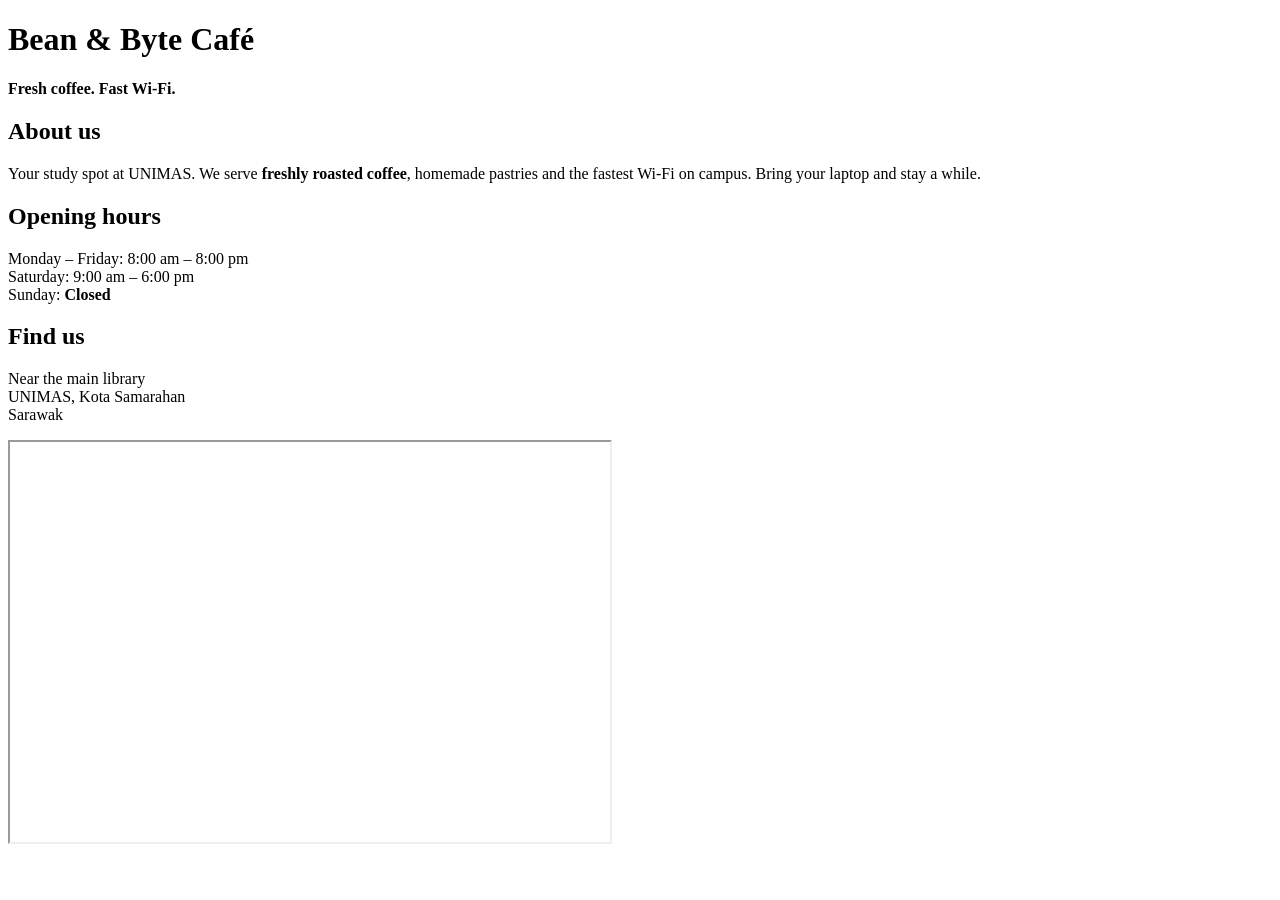
<file: class-01/starter/index.html>
<!DOCTYPE html>
<html lang="en">
<head>
  <meta charset="UTF-8">
  <meta name="viewport" content="width=device-width, initial-scale=1.0">
  <!-- TODO 1: Change the title to: Bean & Byte Café
       Then look at the browser tab. -->
  <title>Bean & Byte Café</title>
</head>
<body>
  <!-- The text is already here. Your job is to add the tags.
       Save after each TODO and check the browser. -->

  <!-- TODO 2: Make this the main heading (h1) -->
  <h1>Bean & Byte Café</h1>

  <!-- TODO 3: Make this a paragraph (p), and make the whole sentence bold (strong) -->
  <p><strong>Fresh coffee. Fast Wi-Fi.</strong></p>

  <!-- TODO 4: Make this a sub-heading (h2) -->
  <h2>About us</h2>

  <!-- TODO 5: Make this a paragraph. Then make the words "freshly roasted coffee" bold. -->
  <p>Your study spot at UNIMAS. We serve <strong>freshly roasted coffee</strong>,
  homemade pastries and the fastest Wi-Fi on campus. Bring your laptop and stay a while.</p>

  <!-- TODO 6: Make this a sub-heading (h2) -->
  <h2>Opening hours</h2>

  <!-- TODO 7: Put these 3 lines in ONE paragraph.
       Add <br> at the end of the first two lines so each day is on its own line.
       Then make the word "Closed" bold. -->
  <p>Monday – Friday: 8:00 am – 8:00 pm<br>
  Saturday: 9:00 am – 6:00 pm<br>
  Sunday: <strong>Closed</strong></p>

  <!-- TODO 8: Make "Find us" a sub-heading (h2).
       Then put the address in ONE paragraph, with a <br> after each line except the last. -->
  <h2>Find us</h2>
  <p>Near the main library<br>
  UNIMAS, Kota Samarahan<br>
  Sarawak</p>

  <!-- TODO 9: Below the address, embed a Google Map of UNIMAS with an <iframe>.
       Option A (easiest): use this as the src:
         https://maps.google.com/maps?q=Universiti+Malaysia+Sarawak&z=15&output=embed
       Option B: in Google Maps, search UNIMAS > Share > Embed a map > Copy HTML
       Give the iframe these attributes: width="600", height="400",
       title="Map showing UNIMAS" and loading="lazy".
       Don't forget the closing </iframe> tag! -->
     <iframe
    src="https://maps.google.com/maps?q=Universiti+Malaysia+Sarawak&z=15&output=embed"
    width="600"
    height="400"
    title="Map showing UNIMAS"
    loading="lazy">
  </iframe>
</body>
</html>
</file>
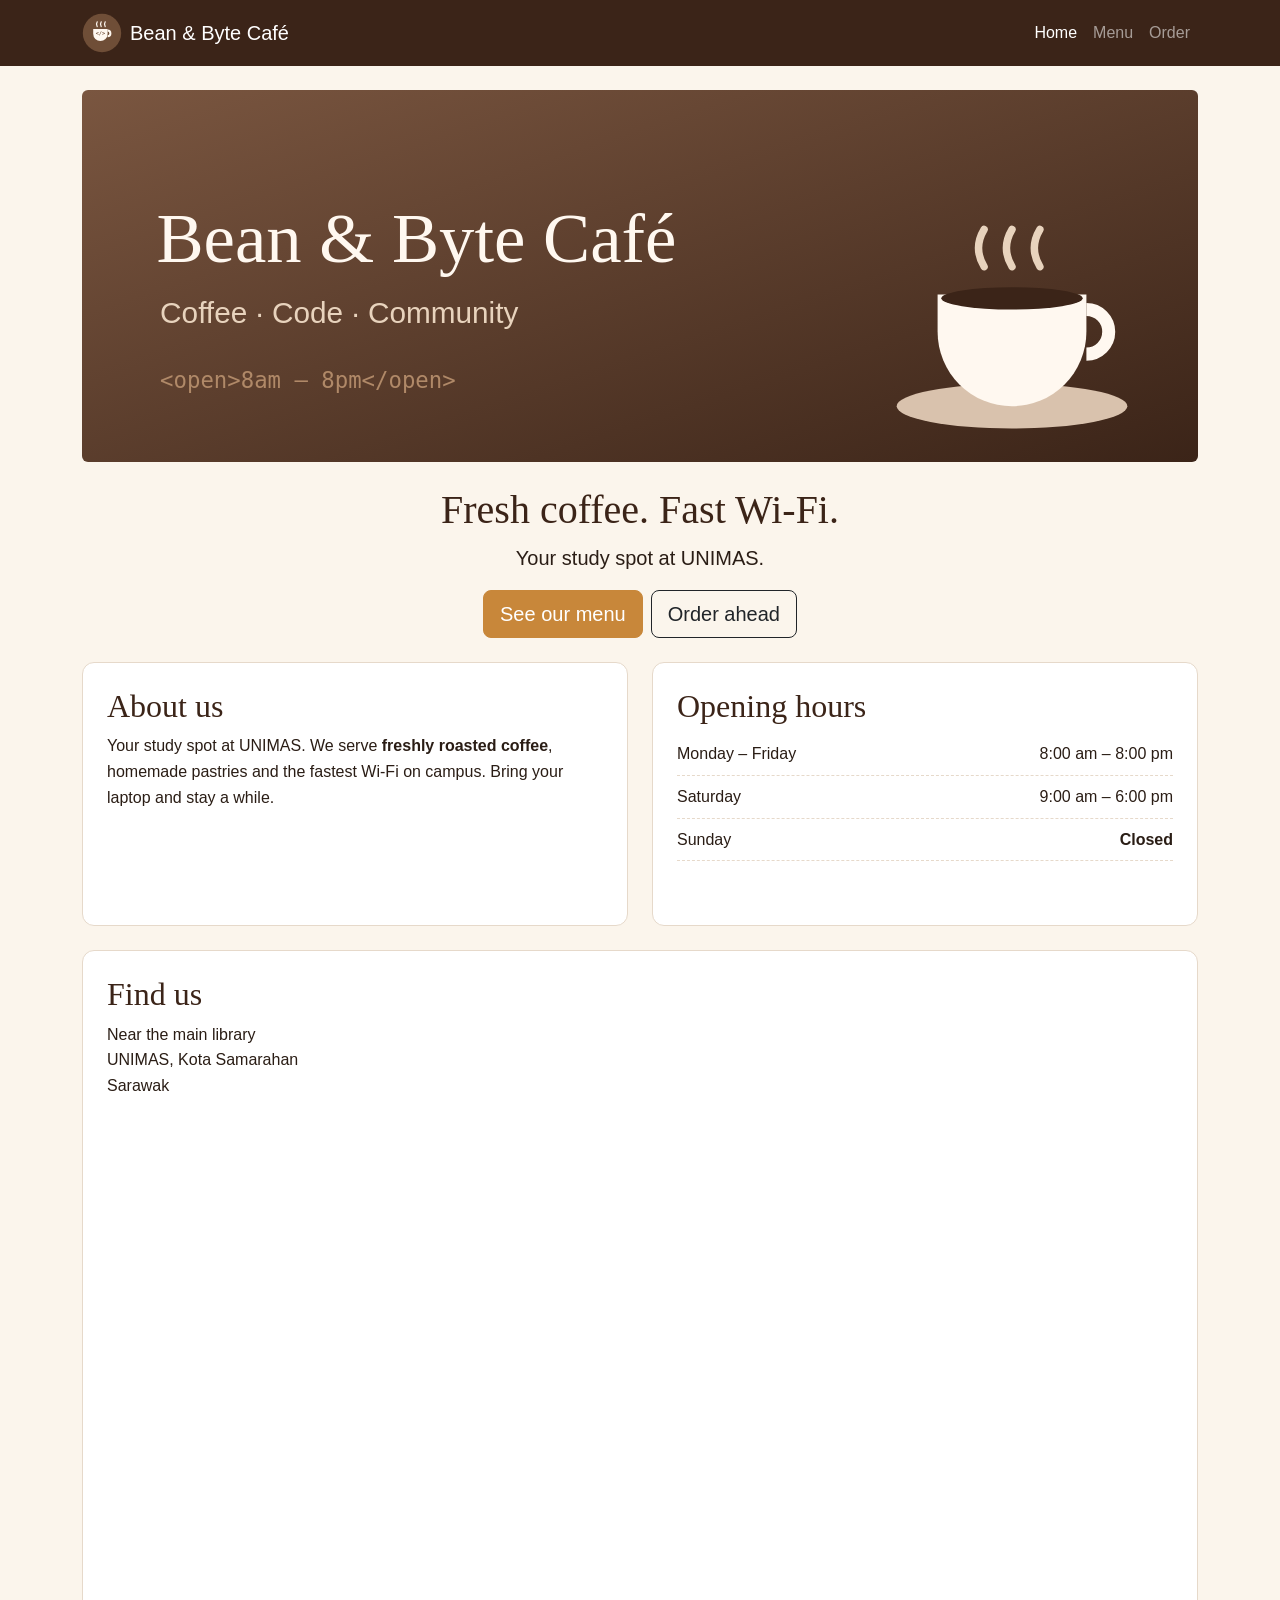
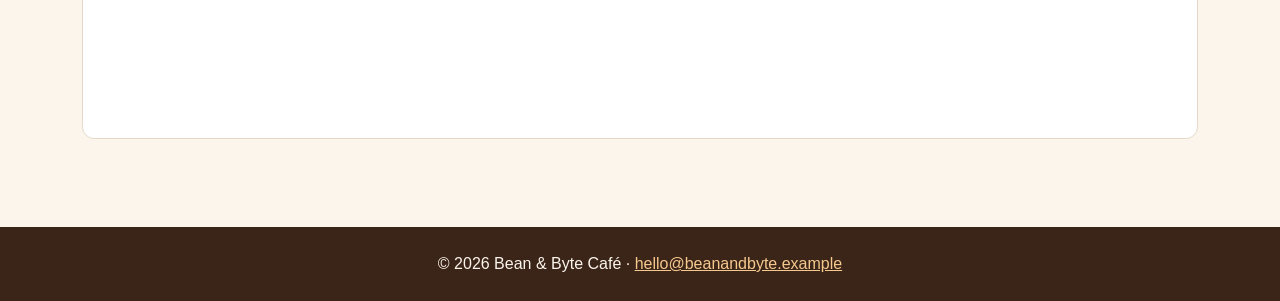
<file: class-03/starter/index.html>
<!DOCTYPE html>
<html lang="en">
<head>
  <meta charset="UTF-8">
  <meta name="viewport" content="width=device-width, initial-scale=1.0">
  <title>Bean &amp; Byte Café | Home</title>

  <!-- TODO 8 (Part B): Add Bootstrap's CSS here, ABOVE your style.css link.
       Copy the <link> from the README. Then also do TODO 8 at the bottom of this file. -->
       <link rel="stylesheet" href="https://cdn.jsdelivr.net/npm/bootstrap@5.3.8/dist/css/bootstrap.min.css" integrity="sha384-sRIl4kxILFvY47J16cr9ZwB07vP4J8+LH7qKQnuqkuIAvNWLzeN8tE5YBujZqJLB" crossorigin="anonymous">

  <!-- TODO 1 (Part A): Link your stylesheet. Write this line here:
       <link rel="stylesheet" href="css/style.css"> -->
       <link rel="stylesheet" href="css/style.css">
</head>
<body>
  <!-- TODO 9 (Part B): Replace this whole <header> with the Bootstrap navbar from the README.
       Change bg-dark to bg-espresso (our colour, TODO 11). -->
  <header>
  <nav class="navbar navbar-expand-md navbar-dark bg-espresso">
    <div class="container">
      <a class="navbar-brand d-flex align-items-center gap-2" href="index.html">
        <img src="images/logo.svg" alt="" width="40" height="40">
        Bean &amp; Byte Café
      </a>
      <button class="navbar-toggler" type="button" data-bs-toggle="collapse" data-bs-target="#main-menu" aria-controls="main-menu" aria-expanded="false" aria-label="Show the menu">
        <span class="navbar-toggler-icon"></span>
      </button>
      <div class="collapse navbar-collapse" id="main-menu">
        <ul class="navbar-nav ms-auto">
          <li class="nav-item"><a class="nav-link active" aria-current="page" href="index.html">Home</a></li>
          <li class="nav-item"><a class="nav-link" href="menu.html">Menu</a></li>
          <li class="nav-item"><a class="nav-link" href="order.html">Order</a></li>
        </ul>
      </div>
    </div>
  </nav>
</header>

  <!-- TODO 10 (Part B):
       - Give <main> the classes container and py-4
       - Banner section: class="text-center mb-4", and class="img-fluid rounded" on the image
       - Change the "Fresh coffee" paragraph into <h1 class="mt-4">Fresh coffee. Fast Wi-Fi.</h1>
         and add <p class="lead">Your study spot at UNIMAS.</p>
       - Move the two links from "About us" here, as buttons:
         See our menu  -> class="btn btn-cafe btn-lg"
         Order ahead   -> class="btn btn-outline-dark btn-lg" -->
  
<main class="container py-4">
  <section class="text-center mb-4">
    <img src="images/hero.svg"
         alt="A cup of coffee next to the words Bean and Byte Café"
         class="img-fluid rounded">
    <h1 class="mt-4">Fresh coffee. Fast Wi-Fi.</h1>
    <p class="lead">Your study spot at UNIMAS.</p>

    <div class="d-flex justify-content-center gap-2 flex-wrap mb-4">
      <a href="menu.html" class="btn btn-cafe btn-lg">See our menu</a>
      <a href="order.html" class="btn btn-outline-dark btn-lg">Order ahead</a>
    </div>
  </section>

  <div class="row g-4">
    <div class="col-md-6">
      <section class="box h-100">
        <h2>About us</h2>
        <p>
          Your study spot at UNIMAS. We serve
          <strong>freshly roasted coffee</strong>,
          homemade pastries and the fastest Wi-Fi on campus.
          Bring your laptop and stay a while.
        </p>
      </section>
    </div>

    <div class="col-md-6">
      <section class="box h-100">
        <h2>Opening hours</h2>
        <ul class="hours">
          <li><span>Monday – Friday</span> <span>8:00 am – 8:00 pm</span></li>
          <li><span>Saturday</span> <span>9:00 am – 6:00 pm</span></li>
          <li><span>Sunday</span> <strong>Closed</strong></li>
        </ul>
      </section>
    </div>
  </div>

  <section class="box mt-4">
    <h2>Find us</h2>
    <p>
      Near the main library<br>
      UNIMAS, Kota Samarahan<br>
      Sarawak
    </p>

    <div class="ratio ratio-16x9">
      <iframe
        src="https://maps.google.com/maps?q=Universiti+Malaysia+Sarawak&z=15&output=embed"
        title="Map showing UNIMAS, where Bean &amp; Byte Café is"
        loading="lazy">
      </iframe>
    </div>
  </section>
</main>


    <footer>
    <p>&copy; 2026 Bean &amp; Byte Café ·
      <a href="mailto:hello@beanandbyte.example">
        hello@beanandbyte.example
      </a>
    </p>
  </footer>

  <script src="https://cdn.jsdelivr.net/npm/bootstrap@5.3.8/dist/js/bootstrap.bundle.min.js"
    integrity="sha384-FKyoEForCGlyvwx9Hj09JcYn3nv7wiPVlz7YYwJrWVcXK/BmnVDxM+D2scQbITxI"
    crossorigin="anonymous"></script>
</body>
</html>
</file>
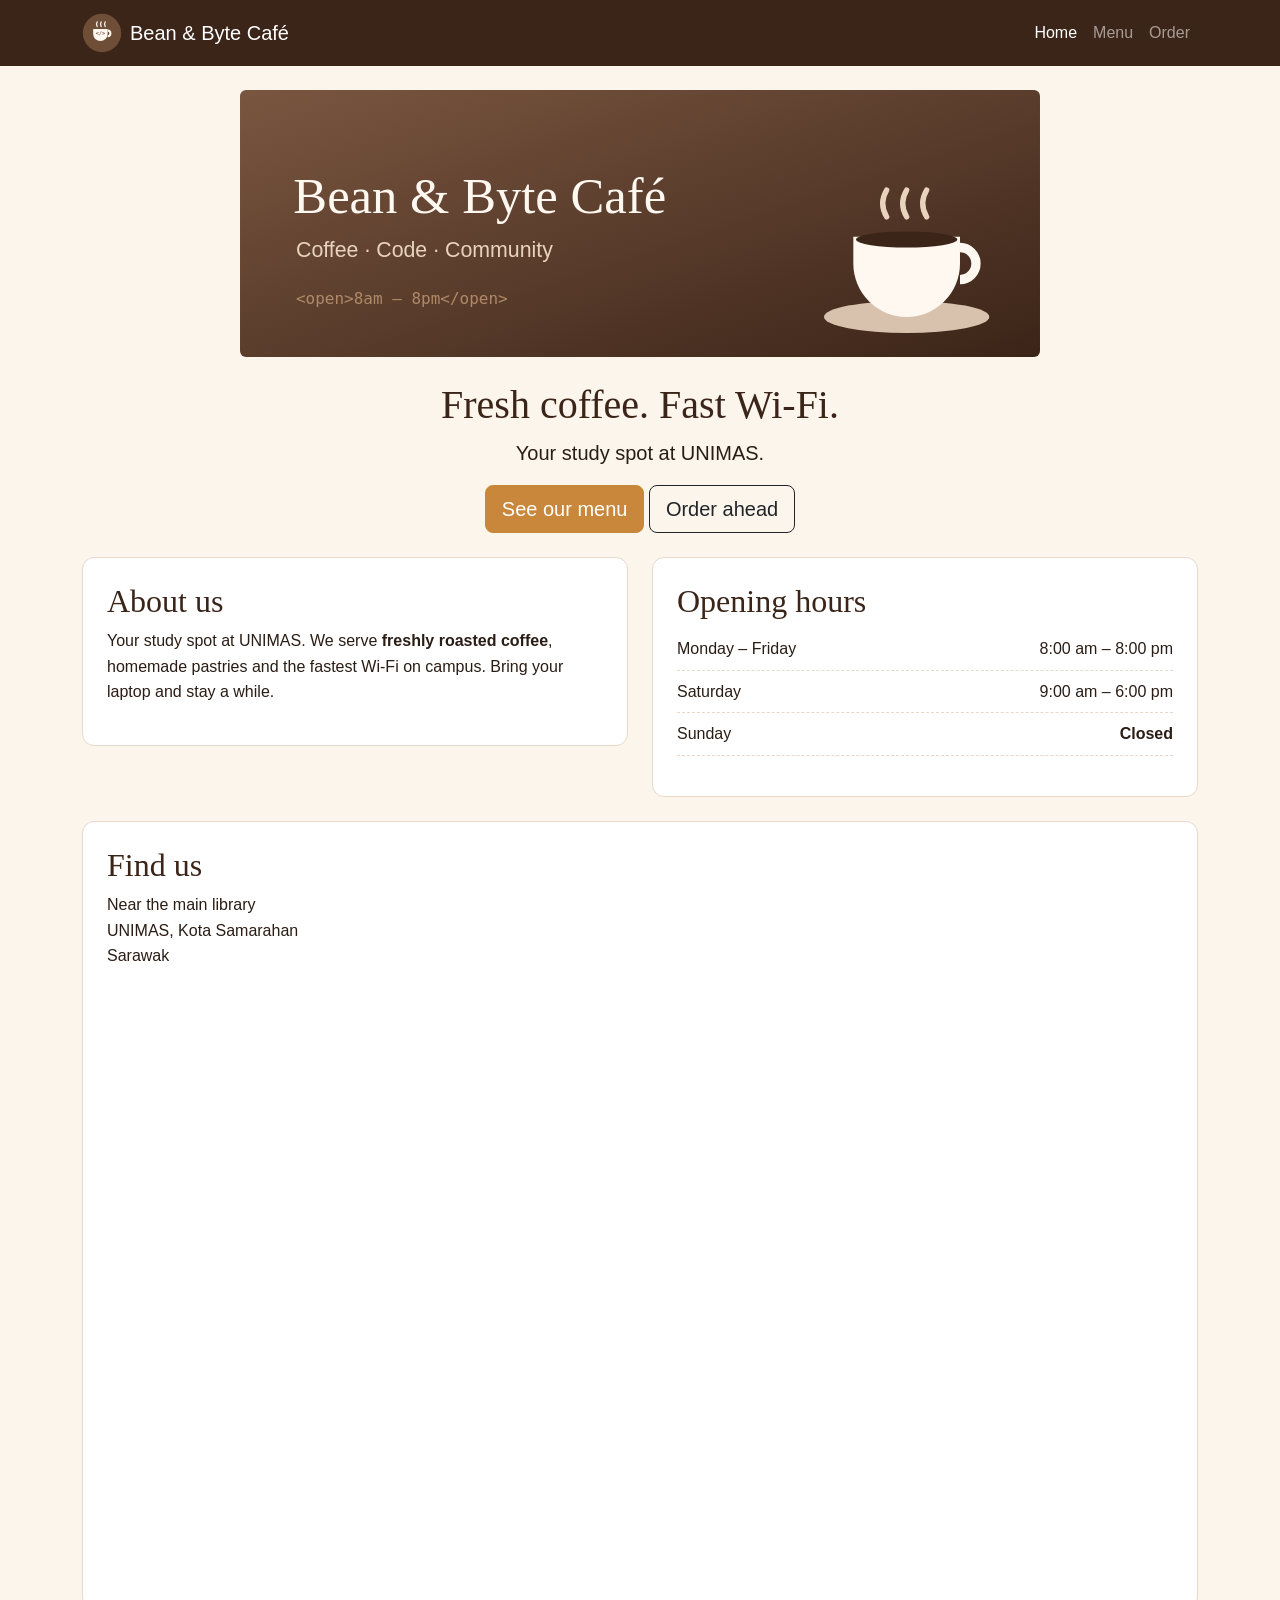
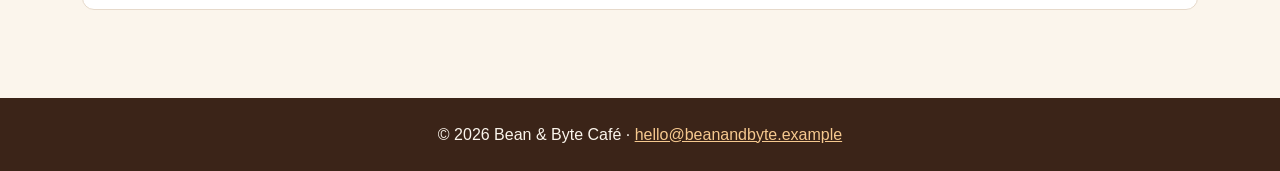
<file: class-04/starter/index.html>
<!DOCTYPE html>
<html lang="en">
<head>
  <meta charset="UTF-8">
  <meta name="viewport" content="width=device-width, initial-scale=1.0">
  <title>Bean &amp; Byte Café | Home</title>

  <!-- Bootstrap, from a CDN (a fast server that hosts the file for everyone).
       No internet? Use our local copy instead: href="css/bootstrap.min.css" -->
  <link rel="stylesheet" href="https://cdn.jsdelivr.net/npm/bootstrap@5.3.8/dist/css/bootstrap.min.css" integrity="sha384-sRIl4kxILFvY47J16cr9ZwB07vP4J8+LH7qKQnuqkuIAvNWLzeN8tE5YBujZqJLB" crossorigin="anonymous">

  <!-- Our own CSS comes AFTER Bootstrap, so our rules win -->
  <link rel="stylesheet" href="css/style.css">
</head>
<body>
  <!-- Bootstrap navbar: on phones, the links fold into a menu button -->
  <header>
    <nav class="navbar navbar-expand-md navbar-dark bg-espresso">
      <div class="container">
        <a class="navbar-brand d-flex align-items-center gap-2" href="index.html">
          <img src="images/logo.svg" alt="" width="40" height="40">
          Bean &amp; Byte Café
        </a>
        <button class="navbar-toggler" type="button" data-bs-toggle="collapse" data-bs-target="#main-menu" aria-controls="main-menu" aria-expanded="false" aria-label="Show the menu">
          <span class="navbar-toggler-icon"></span>
        </button>
        <div class="collapse navbar-collapse" id="main-menu">
          <ul class="navbar-nav ms-auto">
            <li class="nav-item"><a class="nav-link active" aria-current="page" href="index.html">Home</a></li>
            <li class="nav-item"><a class="nav-link" href="menu.html">Menu</a></li>
            <li class="nav-item"><a class="nav-link" href="order.html">Order</a></li>
          </ul>
        </div>
      </div>
    </nav>
  </header>

  <!-- container: centres the content and keeps it from getting too wide -->
  <main class="container py-4">
    <section class="text-center mb-4">
      <img src="images/hero.svg" alt="A cup of coffee next to the words Bean and Byte Café" width="800" height="267" class="img-fluid rounded">
      <h1 class="mt-4">Fresh coffee. Fast Wi-Fi.</h1>
      <!-- id="greeting": home.js changes this text to fit the time of day -->
      <p class="lead" id="greeting">Your study spot at UNIMAS.</p>
      <a href="menu.html" class="btn btn-cafe btn-lg">See our menu</a>
      <a href="order.html" class="btn btn-outline-dark btn-lg">Order ahead</a>
    </section>

    <!-- The grid: on laptops (md and up) these two sit side by side; on phones they stack -->
    <div class="row">
      <div class="col-md-6">
        <section class="box">
          <h2>About us</h2>
          <p>
            Your study spot at UNIMAS. We serve <strong>freshly roasted coffee</strong>,
            homemade pastries and the fastest Wi-Fi on campus. Bring your laptop and stay a while.
          </p>
        </section>
      </div>
      <div class="col-md-6">
        <section class="box">
          <!-- An empty badge: home.js fills it with "Open now" or "Closed now" -->
          <h2>Opening hours <span class="badge fs-6 align-middle" id="open-status"></span></h2>
          <ul class="hours">
            <li><span>Monday – Friday</span> <span>8:00 am – 8:00 pm</span></li>
            <li><span>Saturday</span> <span>9:00 am – 6:00 pm</span></li>
            <li><span>Sunday</span> <strong>Closed</strong></li>
          </ul>
        </section>
      </div>
    </div>

    <section class="box">
      <h2>Find us</h2>
      <p>
        Near the main library<br>
        UNIMAS, Kota Samarahan<br>
        Sarawak
      </p>
      <!-- ratio-16x9 makes the map fill the width and keep its shape on any screen -->
      <div class="ratio ratio-16x9">
        <iframe
          src="https://maps.google.com/maps?q=Universiti+Malaysia+Sarawak&z=15&output=embed"
          title="Map showing UNIMAS, where Bean &amp; Byte Café is"
          loading="lazy">
        </iframe>
      </div>
    </section>
  </main>

  <footer>
    <p>&copy; 2026 Bean &amp; Byte Café · <a href="mailto:hello@beanandbyte.example">hello@beanandbyte.example</a></p>
  </footer>

  <!-- Bootstrap's JavaScript makes the phone menu button work.
       No internet? Use our local copy instead: src="js/bootstrap.bundle.min.js" -->
  <script src="https://cdn.jsdelivr.net/npm/bootstrap@5.3.8/dist/js/bootstrap.bundle.min.js" integrity="sha384-FKyoEForCGlyvwx9Hj09JcYn3nv7wiPVlz7YYwJrWVcXK/BmnVDxM+D2scQbITxI" crossorigin="anonymous"></script>

  <!-- TODO 1: Connect your JavaScript file. Write this line here, after Bootstrap's script:
       <script src="js/home.js"></script>
       It goes at the end of <body>, so the HTML above already exists when the script runs. -->
</body>
</html>
</file>
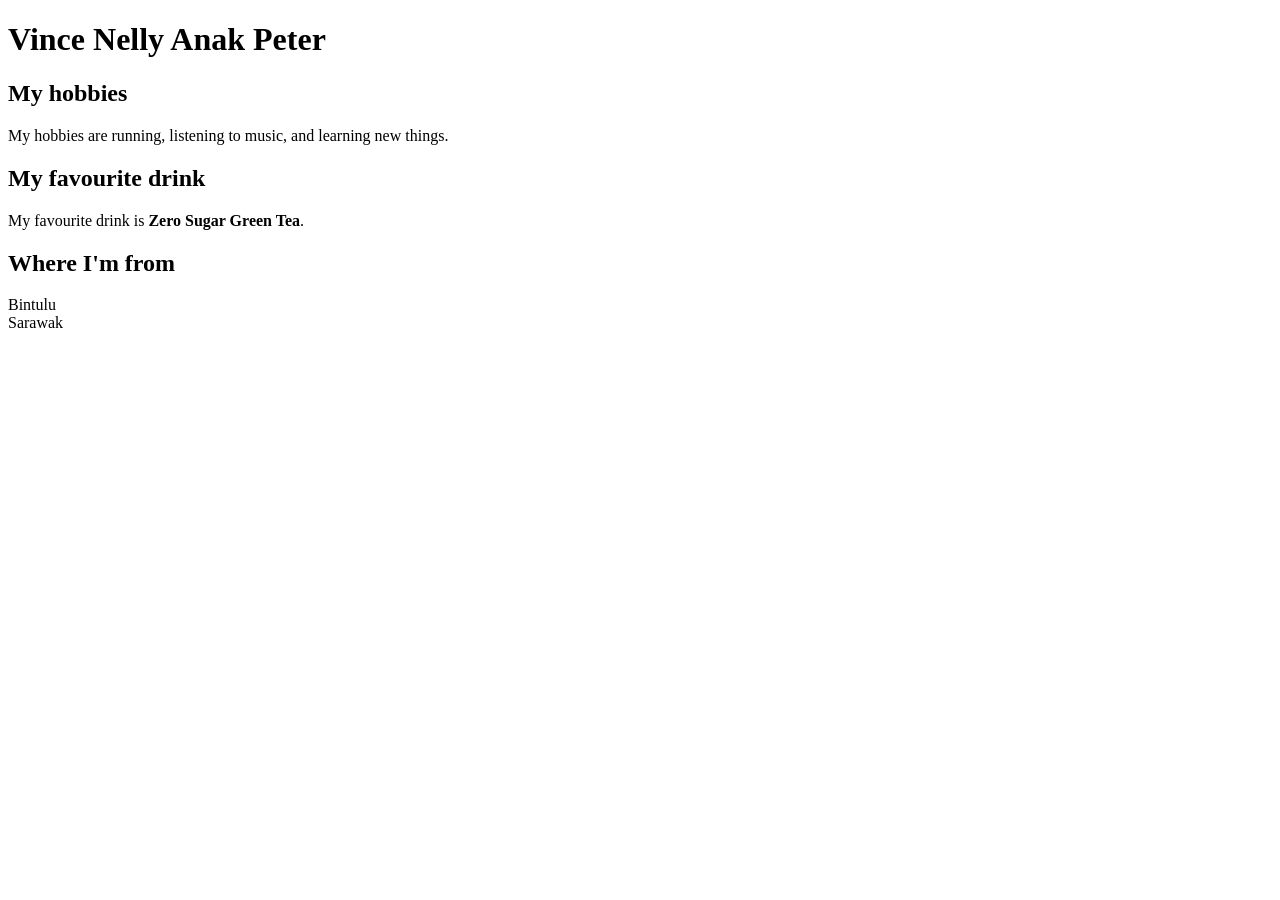
<file: class-01/starter/aboutme.html>
<!DOCTYPE html>
<html lang="en">
<head>
  <meta charset="UTF-8">
  <meta name="viewport" content="width=device-width, initial-scale=1.0">
  <title>About me</title>
</head>
<body>
  <h1>Vince Nelly Anak Peter</h1>

  <h2>My hobbies</h2>
  <p>My hobbies are running, listening to music, and learning new things.</p>

  <h2>My favourite drink</h2>
  <p>My favourite drink is <strong>Zero Sugar Green Tea</strong>.</p>

  <h2>Where I'm from</h2>
  <p>
    Bintulu<br>
    Sarawak
  </p>
</body>
</html>
</file>
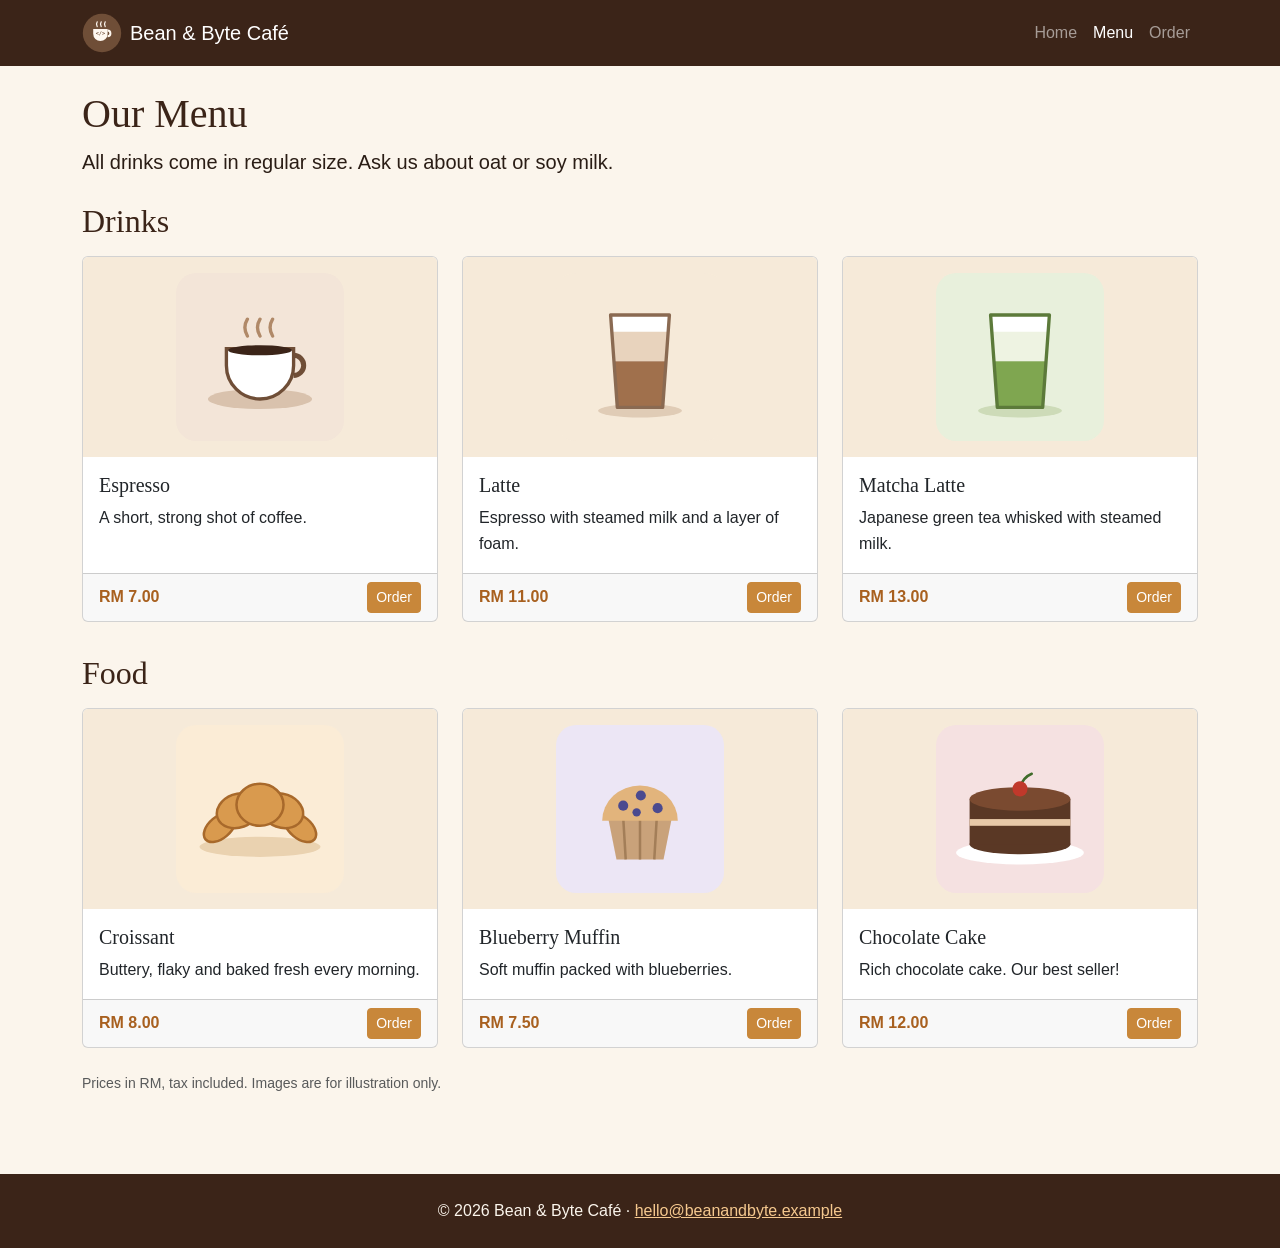
<file: class-03/starter/menu.html>
<!DOCTYPE html>
<html lang="en">
<head>
  <meta charset="UTF-8">
  <meta name="viewport" content="width=device-width, initial-scale=1.0">
  <title>Bean &amp; Byte Café | Menu</title>

  <!-- TODO 14 (Part C): Add Bootstrap's CSS here, the same <link> as in your index.html -->
   <link rel="stylesheet" href="https://cdn.jsdelivr.net/npm/bootstrap@5.3.8/dist/css/bootstrap.min.css" integrity="sha384-sRIl4kxILFvY47J16cr9ZwB07vP4J8+LH7qKQnuqkuIAvNWLzeN8tE5YBujZqJLB" crossorigin="anonymous">

  <!-- Our own CSS comes AFTER Bootstrap, so our rules win -->
  <link rel="stylesheet" href="css/style.css">
</head>
<body>
  <!-- TODO 14 (Part C): Replace this <header> with the navbar from your index.html.
       Make "Menu" the active link: move class="active" and aria-current="page" to it. -->
  
<header>
  <nav class="navbar navbar-expand-md navbar-dark bg-espresso">
    <div class="container">
      <a class="navbar-brand d-flex align-items-center gap-2" href="index.html">
        <img src="images/logo.svg" alt="" width="40" height="40">
        Bean &amp; Byte Café
      </a>

      <button class="navbar-toggler" type="button"
        data-bs-toggle="collapse" data-bs-target="#main-menu"
        aria-controls="main-menu" aria-expanded="false"
        aria-label="Show the menu">
        <span class="navbar-toggler-icon"></span>
      </button>

      <div class="collapse navbar-collapse" id="main-menu">
        <ul class="navbar-nav ms-auto">
          <li class="nav-item">
            <a class="nav-link" href="index.html">Home</a>
          </li>
          <li class="nav-item">
            <a class="nav-link active" aria-current="page" href="menu.html">Menu</a>
          </li>
          <li class="nav-item">
            <a class="nav-link" href="order.html">Order</a>
          </li>
        </ul>
      </div>
    </div>
  </nav>
</header>


  <!-- TODO 14 (Part C): Give <main> the classes container and py-4.
       The navbar has no <h1> any more, so change "Our Menu" to an <h1>, and give the next paragraph class="lead". -->
  <main class="container py-4">
  <h1>Our Menu</h1>
  <p class="lead">All drinks come in regular size. Ask us about oat or soy milk.</p>

    <h2 class="mt-4 mb-3">Drinks</h2>
    <!-- Each card is a column: 1 per row on phones, 2 on tablets (sm), 3 on laptops (lg) -->
    <div class="row">
      <div class="col-12 col-sm-6 col-lg-4 mb-4">
        <div class="card h-100">
          <img src="images/espresso.svg" class="card-img-top menu-photo" alt="A cup of espresso">
          <div class="card-body">
            <h3 class="card-title h5">Espresso</h3>
            <p class="card-text">A short, strong shot of coffee.</p>
          </div>
          <div class="card-footer d-flex justify-content-between align-items-center">
            <span class="price">RM 7.00</span>
            <a href="order.html" class="btn btn-cafe btn-sm">Order</a>
          </div>
        </div>
      </div>
      <!-- TODO 15 (Part C): Add the Latte and Matcha Latte cards here.
           Copy the Espresso card above and change the image, alt text, name, description and price.
           You'll find them in the old table below. -->
           
<div class="col-12 col-sm-6 col-lg-4 mb-4">
  <div class="card h-100">
    <img src="images/latte.svg" class="card-img-top menu-photo"
      alt="A glass of latte">
    <div class="card-body">
      <h3 class="card-title h5">Latte</h3>
      <p class="card-text">Espresso with steamed milk and a layer of foam.</p>
    </div>
    <div class="card-footer d-flex justify-content-between align-items-center">
      <span class="price">RM 11.00</span>
      <a href="order.html" class="btn btn-cafe btn-sm">Order</a>
    </div>
  </div>
</div>

<div class="col-12 col-sm-6 col-lg-4 mb-4">
  <div class="card h-100">
    <img src="images/matcha-latte.svg" class="card-img-top menu-photo"
      alt="A glass of matcha latte">
    <div class="card-body">
      <h3 class="card-title h5">Matcha Latte</h3>
      <p class="card-text">Japanese green tea whisked with steamed milk.</p>
    </div>
    <div class="card-footer d-flex justify-content-between align-items-center">
      <span class="price">RM 13.00</span>
      <a href="order.html" class="btn btn-cafe btn-sm">Order</a>
    </div>
  </div>
</div>

    </div>

    <h2 class="mt-2 mb-3">Food</h2>
    <!-- TODO 16 (Part C): Add a <div class="row"> with 3 cards: Croissant, Blueberry Muffin and Chocolate Cake.
         Then delete the old table and the "Ready to order?" link (every card has an Order button now),
         and add this note: <p class="text-muted small">Prices in RM, tax included. Images are for illustration only.</p> -->

    <!-- The old menu table from Class 2. Copy what you need into the cards, then delete it (TODO 16). -->
<div class="row">
  <div class="col-12 col-sm-6 col-lg-4 mb-4">
    <div class="card h-100">
      <img src="images/croissant.svg" class="card-img-top menu-photo"
        alt="A croissant">
      <div class="card-body">
        <h3 class="card-title h5">Croissant</h3>
        <p class="card-text">Buttery, flaky and baked fresh every morning.</p>
      </div>
      <div class="card-footer d-flex justify-content-between align-items-center">
        <span class="price">RM 8.00</span>
        <a href="order.html" class="btn btn-cafe btn-sm">Order</a>
      </div>
    </div>
  </div>

  <div class="col-12 col-sm-6 col-lg-4 mb-4">
    <div class="card h-100">
      <img src="images/muffin.svg" class="card-img-top menu-photo"
        alt="A blueberry muffin">
      <div class="card-body">
        <h3 class="card-title h5">Blueberry Muffin</h3>
        <p class="card-text">Soft muffin packed with blueberries.</p>
      </div>
      <div class="card-footer d-flex justify-content-between align-items-center">
        <span class="price">RM 7.50</span>
        <a href="order.html" class="btn btn-cafe btn-sm">Order</a>
      </div>
    </div>
  </div>

  <div class="col-12 col-sm-6 col-lg-4 mb-4">
    <div class="card h-100">
      <img src="images/chocolate-cake.svg" class="card-img-top menu-photo"
        alt="A chocolate cake with a cherry on top">
      <div class="card-body">
        <h3 class="card-title h5">Chocolate Cake</h3>
        <p class="card-text">Rich chocolate cake. Our best seller!</p>
      </div>
      <div class="card-footer d-flex justify-content-between align-items-center">
        <span class="price">RM 12.00</span>
        <a href="order.html" class="btn btn-cafe btn-sm">Order</a>
      </div>
    </div>
  </div>
</div>

<p class="text-muted small">
  Prices in RM, tax included. Images are for illustration only.
</p>
  </main>

  <footer>
    <p>&copy; 2026 Bean &amp; Byte Café · <a href="mailto:hello@beanandbyte.example">hello@beanandbyte.example</a></p>
  </footer>

  <!-- TODO 14 (Part C): Add Bootstrap's <script> here, the same as in your index.html -->
    
  <script src="https://cdn.jsdelivr.net/npm/bootstrap@5.3.8/dist/js/bootstrap.bundle.min.js"
    integrity="sha384-FKyoEForCGlyvwx9Hj09JcYn3nv7wiPVlz7YYwJrWVcXK/BmnVDxM+D2scQbITxI"
    crossorigin="anonymous"></script>
</body>
</html>
</file>
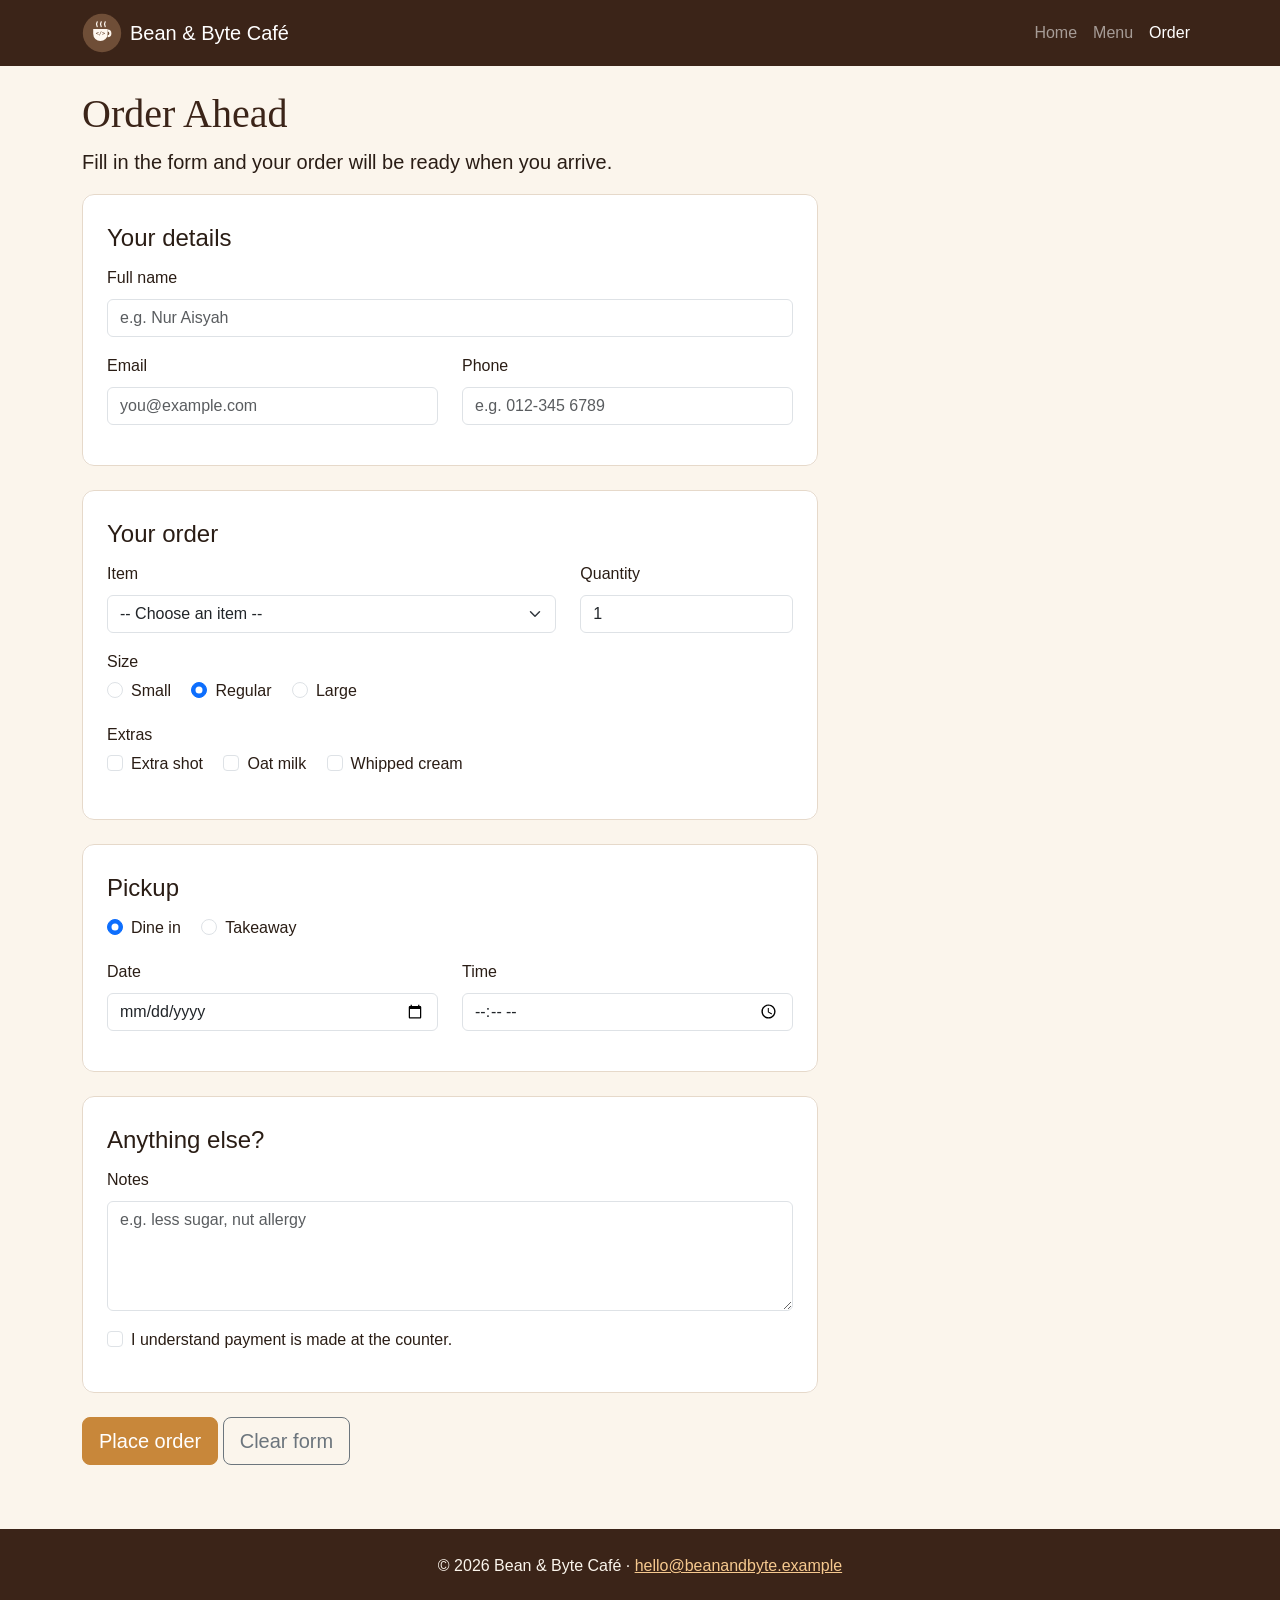
<file: class-03/starter/order.html>
<!DOCTYPE html>
<html lang="en">
<head>
  <meta charset="UTF-8">
  <meta name="viewport" content="width=device-width, initial-scale=1.0">
  <title>Bean &amp; Byte Café | Order</title>

  <!-- TODO 18 (Part C): Add Bootstrap's CSS here, the same <link> as in your index.html -->
  <link rel="stylesheet" href="https://cdn.jsdelivr.net/npm/bootstrap@5.3.8/dist/css/bootstrap.min.css"
    integrity="sha384-sRIl4kxILFvY47J16cr9ZwB07vP4J8+LH7qKQnuqkuIAvNWLzeN8tE5YBujZqJLB"
    crossorigin="anonymous">

  <!-- Our own CSS comes AFTER Bootstrap, so our rules win -->
  <link rel="stylesheet" href="css/style.css">
</head>
<body>
  <!-- TODO 18 (Part C): Replace this <header> with the navbar from your index.html, with "Order" as the active link -->
  <header>
    <nav class="navbar navbar-expand-md navbar-dark bg-espresso">
      <div class="container">
        <a class="navbar-brand d-flex align-items-center gap-2" href="index.html">
          <img src="images/logo.svg" alt="" width="40" height="40">
          Bean &amp; Byte Café
        </a>

        <button class="navbar-toggler" type="button"
          data-bs-toggle="collapse" data-bs-target="#main-menu"
          aria-controls="main-menu" aria-expanded="false"
          aria-label="Show the menu">
          <span class="navbar-toggler-icon"></span>
        </button>

        <div class="collapse navbar-collapse" id="main-menu">
          <ul class="navbar-nav ms-auto">
            <li class="nav-item">
              <a class="nav-link" href="index.html">Home</a>
            </li>
            <li class="nav-item">
              <a class="nav-link" href="menu.html">Menu</a>
            </li>
            <li class="nav-item">
              <a class="nav-link active" aria-current="page" href="order.html">Order</a>
            </li>
          </ul>
        </div>
      </div>
    </nav>
  </header>

  <!-- TODO 18 (Part C): <main class="container py-4">, change "Order Ahead" to an <h1>, and class="lead" on the next paragraph.
       Then wrap the <form> in <div class="row"> and <div class="col-lg-8">, so it isn't too wide on laptops,
       and give every <fieldset> class="box". -->
  <main class="container py-4">
    <h1>Order Ahead</h1>
    <p class="lead">Fill in the form and your order will be ready when you arrive.</p>

    <div class="row">
      <div class="col-lg-8">

        <!--
          action = where the data is sent. method = how it is sent.
          In Class 5 we change this to action="place-order.php" method="post".
        -->
        <form action="order.html" method="get">

          <fieldset class="box">
            <legend>Your details</legend>

            <!-- Bootstrap form pattern: a div with mb-3, a form-label, and a form-control -->
            <div class="mb-3">
              <label for="name" class="form-label">Full name</label>
              <input type="text" class="form-control" id="name" name="name"
                placeholder="e.g. Nur Aisyah" required>
            </div>

            <!-- TODO 19 (Part C): Email and Phone in the same pattern, side by side on laptops -->
            <div class="row">
              <div class="col-md-6 mb-3">
                <label for="email" class="form-label">Email</label>
                <input type="email" class="form-control" id="email" name="email"
                  placeholder="you@example.com" required>
              </div>
              <div class="col-md-6 mb-3">
                <label for="phone" class="form-label">Phone</label>
                <input type="tel" class="form-control" id="phone" name="phone"
                  placeholder="e.g. 012-345 6789">
              </div>
            </div>
          </fieldset>

          <fieldset class="box">
            <legend>Your order</legend>

            <!-- TODO 19 (Part C), continued: Item and Quantity side by side: col-md-8 and col-md-4 -->
            <div class="row">
              <div class="col-md-8 mb-3">
                <label for="item" class="form-label">Item</label>
                <select class="form-select" id="item" name="item" required>
                  <option value="">-- Choose an item --</option>
                  <optgroup label="Drinks">
                    <option value="espresso">Espresso</option>
                    <option value="latte">Latte</option>
                    <option value="matcha-latte">Matcha Latte</option>
                  </optgroup>
                  <optgroup label="Food">
                    <option value="croissant">Croissant</option>
                    <option value="muffin">Blueberry Muffin</option>
                    <option value="chocolate-cake">Chocolate Cake</option>
                  </optgroup>
                </select>
              </div>
              <div class="col-md-4 mb-3">
                <label for="quantity" class="form-label">Quantity</label>
                <input type="number" class="form-control" id="quantity" name="quantity"
                  min="1" max="10" value="1">
              </div>
            </div>

            <!-- Radio buttons: the same name means only ONE can be chosen -->
            <!-- TODO 20 (Part C): Radio buttons and checkboxes using Bootstrap form-check classes -->
            <p class="mb-1">Size</p>
            <div class="mb-3">
              <div class="form-check form-check-inline">
                <input class="form-check-input" type="radio" id="size-small"
                  name="size" value="small">
                <label class="form-check-label" for="size-small">Small</label>
              </div>
              <div class="form-check form-check-inline">
                <input class="form-check-input" type="radio" id="size-regular"
                  name="size" value="regular" checked>
                <label class="form-check-label" for="size-regular">Regular</label>
              </div>
              <div class="form-check form-check-inline">
                <input class="form-check-input" type="radio" id="size-large"
                  name="size" value="large">
                <label class="form-check-label" for="size-large">Large</label>
              </div>
            </div>

            <!-- Checkboxes: any number can be chosen -->
            <p class="mb-1">Extras</p>
            <div class="mb-3">
              <div class="form-check form-check-inline">
                <input class="form-check-input" type="checkbox"
                  id="extra-shot" name="extras" value="extra-shot">
                <label class="form-check-label" for="extra-shot">Extra shot</label>
              </div>
              <div class="form-check form-check-inline">
                <input class="form-check-input" type="checkbox"
                  id="oat-milk" name="extras" value="oat-milk">
                <label class="form-check-label" for="oat-milk">Oat milk</label>
              </div>
              <div class="form-check form-check-inline">
                <input class="form-check-input" type="checkbox"
                  id="whipped-cream" name="extras" value="whipped-cream">
                <label class="form-check-label" for="whipped-cream">Whipped cream</label>
              </div>
            </div>
          </fieldset>

          <fieldset class="box">
            <legend>Pickup</legend>

            <!-- TODO 20 (Part C), continued: form-check for the two radios; date and time side by side -->
            <div class="mb-3">
              <div class="form-check form-check-inline">
                <input class="form-check-input" type="radio"
                  id="dine-in" name="pickup_type" value="dine-in" checked>
                <label class="form-check-label" for="dine-in">Dine in</label>
              </div>
              <div class="form-check form-check-inline">
                <input class="form-check-input" type="radio"
                  id="takeaway" name="pickup_type" value="takeaway">
                <label class="form-check-label" for="takeaway">Takeaway</label>
              </div>
            </div>

            <div class="row">
              <div class="col-md-6 mb-3">
                <label for="pickup_date" class="form-label">Date</label>
                <input type="date" class="form-control" id="pickup_date" name="pickup_date">
              </div>
              <div class="col-md-6 mb-3">
                <label for="pickup_time" class="form-label">Time</label>
                <input type="time" class="form-control" id="pickup_time"
                  name="pickup_time" min="08:00" max="20:00">
              </div>
            </div>
          </fieldset>

          <fieldset class="box">
            <legend>Anything else?</legend>

            <!-- TODO 20 (Part C), continued: form-control on the textarea and form-check for the agree checkbox -->
            <div class="mb-3">
              <label for="notes" class="form-label">Notes</label>
              <textarea class="form-control" id="notes" name="notes" rows="4"
                placeholder="e.g. less sugar, nut allergy"></textarea>
            </div>

            <div class="form-check mb-3">
              <input class="form-check-input" type="checkbox"
                id="agree" name="agree" value="yes" required>
              <label class="form-check-label" for="agree">
                I understand payment is made at the counter.
              </label>
            </div>
          </fieldset>

          <!-- TODO 20 (Part C), continued: buttons. Remove the <p> around them. -->
          <button type="submit" class="btn btn-cafe btn-lg">Place order</button>
          <button type="reset" class="btn btn-outline-secondary btn-lg">Clear form</button>

        </form>
      </div>
    </div>
  </main>

  <footer>
    <p>&copy; 2026 Bean &amp; Byte Café · <a href="mailto:hello@beanandbyte.example">hello@beanandbyte.example</a></p>
  </footer>

  <!-- TODO 18 (Part C): Add Bootstrap's <script> here, the same as in your index.html -->
  <script src="https://cdn.jsdelivr.net/npm/bootstrap@5.3.8/dist/js/bootstrap.bundle.min.js"
    integrity="sha384-FKyoEForCGlyvwx9Hj09JcYn3nv7wiPVlz7YYwJrWVcXK/BmnVDxM+D2scQbITxI"
    crossorigin="anonymous"></script>
</body>
</html>
</file>
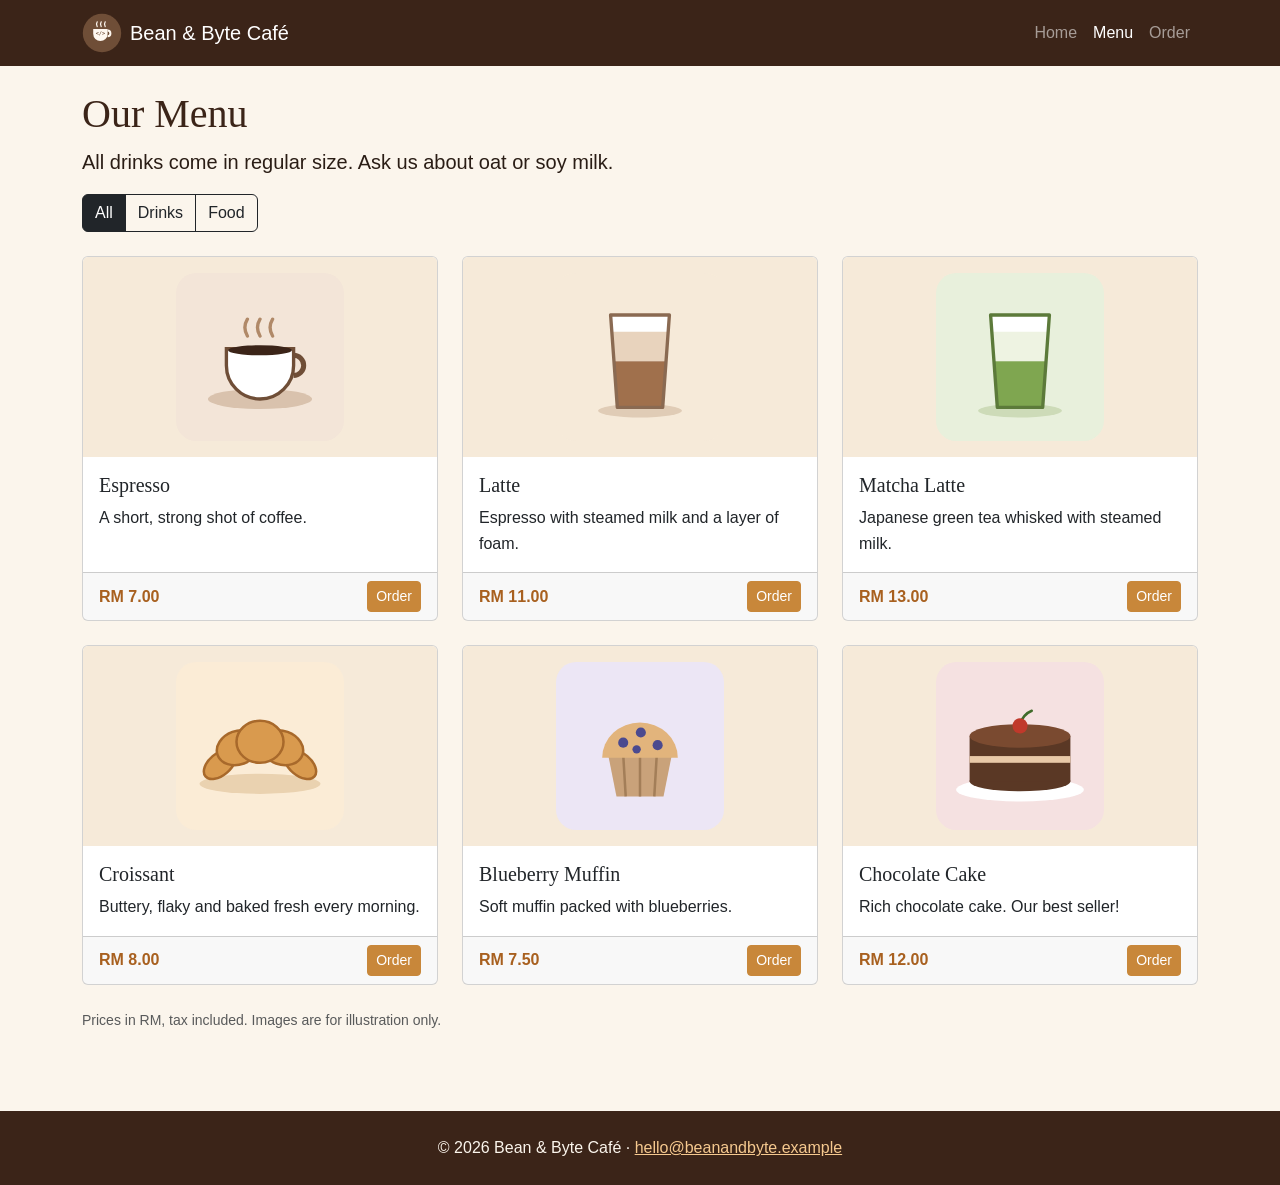
<file: class-04/starter/menu.html>
<!DOCTYPE html>
<html lang="en">
<head>
  <meta charset="UTF-8">
  <meta name="viewport" content="width=device-width, initial-scale=1.0">
  <title>Bean &amp; Byte Café | Menu</title>

  <!-- Bootstrap, from a CDN (a fast server that hosts the file for everyone).
       No internet? Use our local copy instead: href="css/bootstrap.min.css" -->
  <link rel="stylesheet" href="https://cdn.jsdelivr.net/npm/bootstrap@5.3.8/dist/css/bootstrap.min.css" integrity="sha384-sRIl4kxILFvY47J16cr9ZwB07vP4J8+LH7qKQnuqkuIAvNWLzeN8tE5YBujZqJLB" crossorigin="anonymous">

  <!-- Our own CSS comes AFTER Bootstrap, so our rules win -->
  <link rel="stylesheet" href="css/style.css">
</head>
<body>
  <header>
    <nav class="navbar navbar-expand-md navbar-dark bg-espresso">
      <div class="container">
        <a class="navbar-brand d-flex align-items-center gap-2" href="index.html">
          <img src="images/logo.svg" alt="" width="40" height="40">
          Bean &amp; Byte Café
        </a>
        <button class="navbar-toggler" type="button" data-bs-toggle="collapse" data-bs-target="#main-menu" aria-controls="main-menu" aria-expanded="false" aria-label="Show the menu">
          <span class="navbar-toggler-icon"></span>
        </button>
        <div class="collapse navbar-collapse" id="main-menu">
          <ul class="navbar-nav ms-auto">
            <li class="nav-item"><a class="nav-link" href="index.html">Home</a></li>
            <li class="nav-item"><a class="nav-link active" aria-current="page" href="menu.html">Menu</a></li>
            <li class="nav-item"><a class="nav-link" href="order.html">Order</a></li>
          </ul>
        </div>
      </div>
    </nav>
  </header>

  <main class="container py-4">
    <h1>Our Menu</h1>
    <p class="lead">All drinks come in regular size. Ask us about oat or soy milk.</p>

    <!-- Filter buttons: data-filter says which category each one shows (menu.js) -->
    <div class="btn-group mb-4" role="group" aria-label="Filter the menu" id="filters">
      <button type="button" class="btn btn-outline-dark active" data-filter="all">All</button>
      <button type="button" class="btn btn-outline-dark" data-filter="drinks">Drinks</button>
      <button type="button" class="btn btn-outline-dark" data-filter="food">Food</button>
    </div>

    <!-- Each item has class="menu-item" and data-category="drinks" or "food", so menu.js can find and filter them -->
    <div class="row">
      <div class="col-12 col-sm-6 col-lg-4 mb-4 menu-item" data-category="drinks">
        <div class="card h-100">
          <img src="images/espresso.svg" class="card-img-top menu-photo" alt="A cup of espresso">
          <div class="card-body">
            <h3 class="card-title h5">Espresso</h3>
            <p class="card-text">A short, strong shot of coffee.</p>
          </div>
          <div class="card-footer d-flex justify-content-between align-items-center">
            <span class="price">RM 7.00</span>
            <a href="order.html" class="btn btn-cafe btn-sm">Order</a>
          </div>
        </div>
      </div>
      <div class="col-12 col-sm-6 col-lg-4 mb-4 menu-item" data-category="drinks">
        <div class="card h-100">
          <img src="images/latte.svg" class="card-img-top menu-photo" alt="A glass of latte">
          <div class="card-body">
            <h3 class="card-title h5">Latte</h3>
            <p class="card-text">Espresso with steamed milk and a layer of foam.</p>
          </div>
          <div class="card-footer d-flex justify-content-between align-items-center">
            <span class="price">RM 11.00</span>
            <a href="order.html" class="btn btn-cafe btn-sm">Order</a>
          </div>
        </div>
      </div>
      <div class="col-12 col-sm-6 col-lg-4 mb-4 menu-item" data-category="drinks">
        <div class="card h-100">
          <img src="images/matcha-latte.svg" class="card-img-top menu-photo" alt="A glass of matcha latte">
          <div class="card-body">
            <h3 class="card-title h5">Matcha Latte</h3>
            <p class="card-text">Japanese green tea whisked with steamed milk.</p>
          </div>
          <div class="card-footer d-flex justify-content-between align-items-center">
            <span class="price">RM 13.00</span>
            <a href="order.html" class="btn btn-cafe btn-sm">Order</a>
          </div>
        </div>
      </div>
      <div class="col-12 col-sm-6 col-lg-4 mb-4 menu-item" data-category="food">
        <div class="card h-100">
          <img src="images/croissant.svg" class="card-img-top menu-photo" alt="A croissant">
          <div class="card-body">
            <h3 class="card-title h5">Croissant</h3>
            <p class="card-text">Buttery, flaky and baked fresh every morning.</p>
          </div>
          <div class="card-footer d-flex justify-content-between align-items-center">
            <span class="price">RM 8.00</span>
            <a href="order.html" class="btn btn-cafe btn-sm">Order</a>
          </div>
        </div>
      </div>
      <div class="col-12 col-sm-6 col-lg-4 mb-4 menu-item" data-category="food">
        <div class="card h-100">
          <img src="images/muffin.svg" class="card-img-top menu-photo" alt="A blueberry muffin">
          <div class="card-body">
            <h3 class="card-title h5">Blueberry Muffin</h3>
            <p class="card-text">Soft muffin packed with blueberries.</p>
          </div>
          <div class="card-footer d-flex justify-content-between align-items-center">
            <span class="price">RM 7.50</span>
            <a href="order.html" class="btn btn-cafe btn-sm">Order</a>
          </div>
        </div>
      </div>
      <div class="col-12 col-sm-6 col-lg-4 mb-4 menu-item" data-category="food">
        <div class="card h-100">
          <img src="images/chocolate-cake.svg" class="card-img-top menu-photo" alt="A chocolate cake with a cherry on top">
          <div class="card-body">
            <h3 class="card-title h5">Chocolate Cake</h3>
            <p class="card-text">Rich chocolate cake. Our best seller!</p>
          </div>
          <div class="card-footer d-flex justify-content-between align-items-center">
            <span class="price">RM 12.00</span>
            <a href="order.html" class="btn btn-cafe btn-sm">Order</a>
          </div>
        </div>
      </div>
    </div>

    <p class="text-muted small">Prices in RM, tax included. Images are for illustration only.</p>
  </main>

  <footer>
    <p>&copy; 2026 Bean &amp; Byte Café · <a href="mailto:hello@beanandbyte.example">hello@beanandbyte.example</a></p>
  </footer>

  <!-- Bootstrap's JavaScript makes the phone menu button work.
       No internet? Use our local copy instead: src="js/bootstrap.bundle.min.js" -->
  <script src="https://cdn.jsdelivr.net/npm/bootstrap@5.3.8/dist/js/bootstrap.bundle.min.js" integrity="sha384-FKyoEForCGlyvwx9Hj09JcYn3nv7wiPVlz7YYwJrWVcXK/BmnVDxM+D2scQbITxI" crossorigin="anonymous"></script>

  <!-- TODO 5: Connect your JavaScript file. Write this line here, after Bootstrap's script:
       <script src="js/menu.js"></script> -->
</body>
</html>
</file>
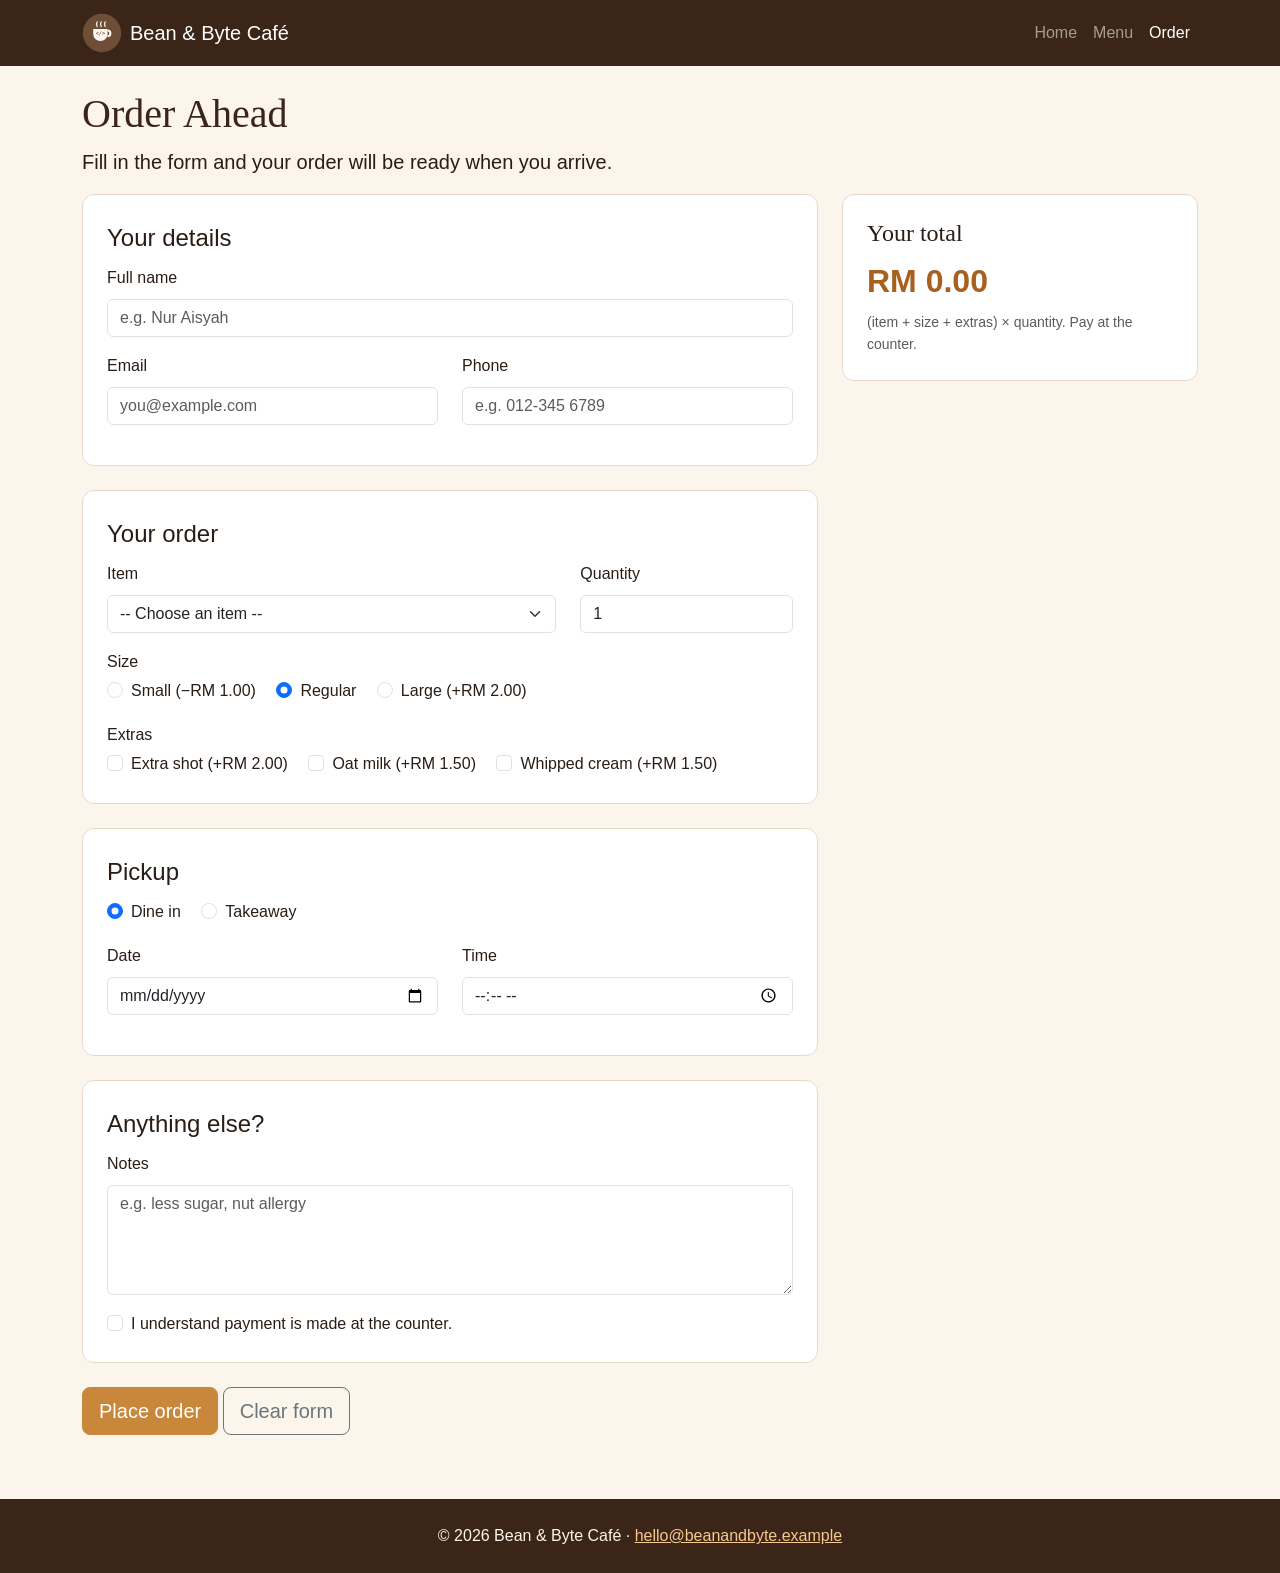
<file: class-04/starter/order.html>
<!DOCTYPE html>
<html lang="en">
<head>
  <meta charset="UTF-8">
  <meta name="viewport" content="width=device-width, initial-scale=1.0">
  <title>Bean &amp; Byte Café | Order</title>

  <!-- Bootstrap, from a CDN (a fast server that hosts the file for everyone).
       No internet? Use our local copy instead: href="css/bootstrap.min.css" -->
  <link rel="stylesheet" href="https://cdn.jsdelivr.net/npm/bootstrap@5.3.8/dist/css/bootstrap.min.css" integrity="sha384-sRIl4kxILFvY47J16cr9ZwB07vP4J8+LH7qKQnuqkuIAvNWLzeN8tE5YBujZqJLB" crossorigin="anonymous">

  <!-- Our own CSS comes AFTER Bootstrap, so our rules win -->
  <link rel="stylesheet" href="css/style.css">
</head>
<body>
  <header>
    <nav class="navbar navbar-expand-md navbar-dark bg-espresso">
      <div class="container">
        <a class="navbar-brand d-flex align-items-center gap-2" href="index.html">
          <img src="images/logo.svg" alt="" width="40" height="40">
          Bean &amp; Byte Café
        </a>
        <button class="navbar-toggler" type="button" data-bs-toggle="collapse" data-bs-target="#main-menu" aria-controls="main-menu" aria-expanded="false" aria-label="Show the menu">
          <span class="navbar-toggler-icon"></span>
        </button>
        <div class="collapse navbar-collapse" id="main-menu">
          <ul class="navbar-nav ms-auto">
            <li class="nav-item"><a class="nav-link" href="index.html">Home</a></li>
            <li class="nav-item"><a class="nav-link" href="menu.html">Menu</a></li>
            <li class="nav-item"><a class="nav-link active" aria-current="page" href="order.html">Order</a></li>
          </ul>
        </div>
      </div>
    </nav>
  </header>

  <main class="container py-4">
    <h1>Order Ahead</h1>
    <p class="lead">Fill in the form and your order will be ready when you arrive.</p>

    <!--
      action = where the data is sent. method = how it is sent.
      In Class 5 we change this to action="place-order.php" method="post".
    -->
    <!-- data-price on the items, sizes and extras: order.js adds them up for the live total -->
    <div class="row">
      <div class="col-lg-8">
        <form action="order.html" method="get" id="order-form">

          <fieldset class="box">
            <legend>Your details</legend>

            <!-- Bootstrap form pattern: a div with mb-3, a form-label, and a form-control -->
            <div class="mb-3">
              <label for="name" class="form-label">Full name</label>
              <input type="text" class="form-control" id="name" name="name" placeholder="e.g. Nur Aisyah" required>
            </div>
            <!-- Two fields side by side on laptops, stacked on phones -->
            <div class="row">
              <div class="col-md-6 mb-3">
                <label for="email" class="form-label">Email</label>
                <input type="email" class="form-control" id="email" name="email" placeholder="you@example.com" required>
              </div>
              <div class="col-md-6 mb-3">
                <label for="phone" class="form-label">Phone</label>
                <input type="tel" class="form-control" id="phone" name="phone" placeholder="e.g. 012-345 6789">
              </div>
            </div>
          </fieldset>

          <fieldset class="box">
            <legend>Your order</legend>

            <div class="row">
              <div class="col-md-8 mb-3">
                <label for="item" class="form-label">Item</label>
                <select class="form-select" id="item" name="item" required>
                  <option value="">-- Choose an item --</option>
                  <optgroup label="Drinks">
                    <option value="espresso" data-price="7.00">Espresso (RM 7.00)</option>
                    <option value="latte" data-price="11.00">Latte (RM 11.00)</option>
                    <option value="matcha-latte" data-price="13.00">Matcha Latte (RM 13.00)</option>
                  </optgroup>
                  <optgroup label="Food">
                    <option value="croissant" data-price="8.00">Croissant (RM 8.00)</option>
                    <option value="muffin" data-price="7.50">Blueberry Muffin (RM 7.50)</option>
                    <option value="chocolate-cake" data-price="12.00">Chocolate Cake (RM 12.00)</option>
                  </optgroup>
                </select>
              </div>
              <div class="col-md-4 mb-3">
                <label for="quantity" class="form-label">Quantity</label>
                <input type="number" class="form-control" id="quantity" name="quantity" min="1" max="10" value="1">
              </div>
            </div>

            <!-- Radio buttons: the same name means only ONE can be chosen -->
            <p class="mb-1">Size</p>
            <div class="mb-3">
              <div class="form-check form-check-inline">
                <input class="form-check-input" type="radio" id="size-small" name="size" value="small" data-price="-1.00">
                <label class="form-check-label" for="size-small">Small (−RM 1.00)</label>
              </div>
              <div class="form-check form-check-inline">
                <input class="form-check-input" type="radio" id="size-regular" name="size" value="regular" data-price="0" checked>
                <label class="form-check-label" for="size-regular">Regular</label>
              </div>
              <div class="form-check form-check-inline">
                <input class="form-check-input" type="radio" id="size-large" name="size" value="large" data-price="2.00">
                <label class="form-check-label" for="size-large">Large (+RM 2.00)</label>
              </div>
            </div>

            <!-- Checkboxes: any number can be chosen -->
            <p class="mb-1">Extras</p>
            <div>
              <div class="form-check form-check-inline">
                <input class="form-check-input" type="checkbox" id="extra-shot" name="extras" value="extra-shot" data-price="2.00">
                <label class="form-check-label" for="extra-shot">Extra shot (+RM 2.00)</label>
              </div>
              <div class="form-check form-check-inline">
                <input class="form-check-input" type="checkbox" id="oat-milk" name="extras" value="oat-milk" data-price="1.50">
                <label class="form-check-label" for="oat-milk">Oat milk (+RM 1.50)</label>
              </div>
              <div class="form-check form-check-inline">
                <input class="form-check-input" type="checkbox" id="whipped-cream" name="extras" value="whipped-cream" data-price="1.50">
                <label class="form-check-label" for="whipped-cream">Whipped cream (+RM 1.50)</label>
              </div>
            </div>
          </fieldset>

          <fieldset class="box">
            <legend>Pickup</legend>

            <div class="mb-3">
              <div class="form-check form-check-inline">
                <input class="form-check-input" type="radio" id="dine-in" name="pickup_type" value="dine-in" checked>
                <label class="form-check-label" for="dine-in">Dine in</label>
              </div>
              <div class="form-check form-check-inline">
                <input class="form-check-input" type="radio" id="takeaway" name="pickup_type" value="takeaway">
                <label class="form-check-label" for="takeaway">Takeaway</label>
              </div>
            </div>
            <div class="row">
              <div class="col-md-6 mb-3">
                <label for="pickup_date" class="form-label">Date</label>
                <input type="date" class="form-control" id="pickup_date" name="pickup_date">
              </div>
              <div class="col-md-6 mb-3">
                <label for="pickup_time" class="form-label">Time</label>
                <input type="time" class="form-control" id="pickup_time" name="pickup_time" min="08:00" max="20:00">
              </div>
            </div>
          </fieldset>

          <fieldset class="box">
            <legend>Anything else?</legend>

            <div class="mb-3">
              <label for="notes" class="form-label">Notes</label>
              <textarea class="form-control" id="notes" name="notes" rows="4" placeholder="e.g. less sugar, nut allergy"></textarea>
            </div>
            <div class="form-check">
              <input class="form-check-input" type="checkbox" id="agree" name="agree" value="yes" required>
              <label class="form-check-label" for="agree">I understand payment is made at the counter.</label>
            </div>
          </fieldset>

          <button type="submit" class="btn btn-cafe btn-lg">Place order</button>
          <button type="reset" class="btn btn-outline-secondary btn-lg">Clear form</button>
        </form>
      </div>

      <!-- The live total. order.js writes into id="total". -->
      <div class="col-lg-4">
        <div class="box">
          <h2 class="h4">Your total</h2>
          <p class="price fs-2 mb-1" id="total">RM 0.00</p>
          <p class="text-muted small mb-0">(item + size + extras) × quantity. Pay at the counter.</p>
        </div>
      </div>
    </div>
  </main>

  <footer>
    <p>&copy; 2026 Bean &amp; Byte Café · <a href="mailto:hello@beanandbyte.example">hello@beanandbyte.example</a></p>
  </footer>

  <!-- Bootstrap's JavaScript makes the phone menu button work.
       No internet? Use our local copy instead: src="js/bootstrap.bundle.min.js" -->
  <script src="https://cdn.jsdelivr.net/npm/bootstrap@5.3.8/dist/js/bootstrap.bundle.min.js" integrity="sha384-FKyoEForCGlyvwx9Hj09JcYn3nv7wiPVlz7YYwJrWVcXK/BmnVDxM+D2scQbITxI" crossorigin="anonymous"></script>

  <!-- TODO 9: Connect your JavaScript file. Write this line here, after Bootstrap's script:
       <script src="js/order.js"></script> -->
</body>
</html>
</file>
<file: class-03/starter/css/style.css>
/*
  Bean & Byte Café: our own styles.
  This file is linked AFTER Bootstrap, so when both set the same thing, our rule wins.

  A rule looks like this:

    selector {
      property: value;
    }

  Save the file and look at the browser after every rule.
*/

/* ---------- The whole site ---------- */

/* TODO 2 (Part A): Style the whole page. Select body and set:
   background-color: #fbf5ec   (cream)
   color: #2a1d15              (dark brown text, softer than black)
   font-family: "Segoe UI", Roboto, Helvetica, Arial, sans-serif
   line-height: 1.6 */

body {
  background-color: #fbf5ec;
  color: #2a1d15;
  font-family: "Segoe UI", Roboto, Helvetica, Arial, sans-serif;
  line-height: 1.6;
}

/* TODO 3 (Part A): Select h1, h2, h3 (one rule, commas between them) and set:
   font-family: Georgia, "Times New Roman", serif
   color: #3b2418              (espresso brown) */

h1,
h2,
h3 {
  font-family: Georgia, "Times New Roman", serif;
  color: #3b2418;
}

/* TODO 4 (Part A): Links. Select a and set color: #a8601f
   Then a second rule for a:hover (when the mouse is over a link) with color: #3b2418 */

a {
  color: #a8601f;
}

a:hover {
  color: #3b2418;
}

/* TODO 5 (Part A): The box model. Select .box (the sections with class="box") and set:
   background-color: #ffffff
   border: 1px solid #e6d9ca
   border-radius: 12px
   padding: 24px               (space INSIDE the border)
   margin-bottom: 24px         (space OUTSIDE, below the box) */

.box {
  background-color: #ffffff;
  border: 1px solid #e6d9ca;
  border-radius: 12px;
  padding: 24px;
  margin-bottom: 24px;
}

/* TODO 6 (Part A): Flexbox. Opening hours with the day on the left and the time on the right.
   .hours        list-style: none; padding: 0;
   .hours li     display: flex; justify-content: space-between;
                 padding: 8px 0; border-bottom: 1px dashed #e6d9ca; */

.hours {
  list-style: none;
  padding: 0;
}

.hours li {
  display: flex;
  justify-content: space-between;
  padding: 8px 0;
  border-bottom: 1px dashed #e6d9ca;
}

/* TODO 7 (Part A): The footer bar.
   footer        background-color: #3b2418; color: #fbf5ec; text-align: center;
                 padding: 24px; margin-top: 40px;
   footer p      margin: 0;
   footer a      color: #f6c98f; */

footer {
  background-color: #3b2418;
  color: #fbf5ec;
  text-align: center;
  padding: 24px;
  margin-top: 40px;
}

footer p {
  margin: 0;
}

footer a {
  color: #f6c98f;
}

/* ---------- Our touches on top of Bootstrap ---------- */

/* TODO 11 (Part B): Two classes of our own to use with Bootstrap.
   .bg-espresso          background-color: #3b2418;
   .btn-cafe             background-color: #c8873a; border-color: #c8873a; color: #ffffff;
   .btn-cafe:hover       background-color: #3b2418; border-color: #3b2418; color: #ffffff; */

.bg-espresso {
  background-color: #3b2418;
}

.btn-cafe {
  background-color: #c8873a;
  border-color: #c8873a;
  color: #ffffff;
}

.btn-cafe:hover {
  background-color: #3b2418;
  border-color: #3b2418;
  color: #ffffff;
}

/* TODO 17 (Part C): The menu cards.
   .menu-photo   height: 200px; padding: 16px; object-fit: contain; background-color: #f6ead9;
   .price        font-weight: 700; color: #a8601f; */

.menu-photo {
  height: 200px;
  padding: 16px;
  object-fit: contain;
  background-color: #f6ead9;
}

.price {
  font-weight: 700;
  color: #a8601f;
}
</file>
<file: class-04/starter/css/style.css>
/*
  Bean & Byte Café: our own styles.
  This file is linked AFTER Bootstrap, so when both set the same thing, our rule wins.
*/

/* ---------- The whole site ---------- */

/* The page: cream background, dark brown text, a clean font */
body {
  background-color: #fbf5ec;
  color: #2a1d15;
  font-family: "Segoe UI", Roboto, Helvetica, Arial, sans-serif;
  line-height: 1.6;
}

/* Headings: a serif font in espresso brown */
h1, h2, h3 {
  font-family: Georgia, "Times New Roman", serif;
  color: #3b2418;
}

/* Links: caramel, then espresso when you point at them */
a {
  color: #a8601f;
}

a:hover {
  color: #3b2418;
}

/* A white box around each section (the box model) */
.box {
  background-color: #ffffff;
  border: 1px solid #e6d9ca;
  border-radius: 12px;
  padding: 24px;
  margin-bottom: 24px;
}

/* Opening hours: the day on the left, the time on the right (flexbox) */
.hours {
  list-style: none;
  padding: 0;
}

.hours li {
  display: flex;
  justify-content: space-between;
  padding: 8px 0;
  border-bottom: 1px dashed #e6d9ca;
}

/* The footer bar */
footer {
  background-color: #3b2418;
  color: #fbf5ec;
  text-align: center;
  padding: 24px;
  margin-top: 40px;
}

footer p {
  margin: 0;
}

footer a {
  color: #f6c98f;
}

/* ---------- Our touches on top of Bootstrap ---------- */

/* Two classes of our own to use with Bootstrap:
   bg-espresso for the navbar (Bootstrap's bg-dark is almost black),
   btn-cafe for buttons: class="btn btn-cafe" */
.bg-espresso {
  background-color: #3b2418;
}

.btn-cafe {
  background-color: #c8873a;
  border-color: #c8873a;
  color: #ffffff;
}

.btn-cafe:hover {
  background-color: #3b2418;
  border-color: #3b2418;
  color: #ffffff;
}

/* Menu cards: photos all the same height, and prices that stand out */
.menu-photo {
  height: 200px;
  padding: 16px;
  object-fit: contain;
  background-color: #f6ead9;
}

.price {
  font-weight: 700;
  color: #a8601f;
}
</file>
